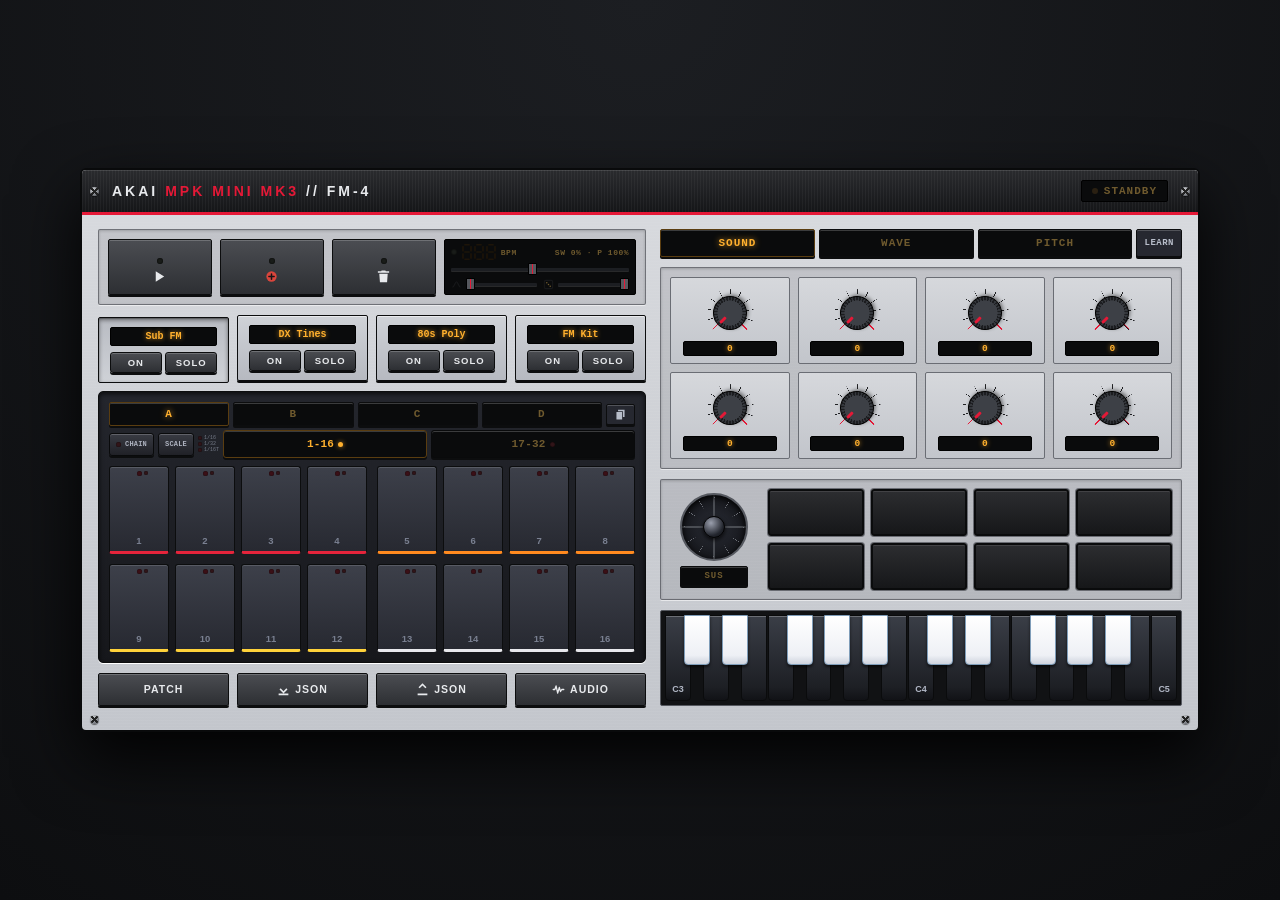
<file: index.html>
<!DOCTYPE html>
<html lang="it">
<head>
  <meta charset="UTF-8" />
  <meta name="viewport" content="width=device-width, initial-scale=1.0, maximum-scale=1.0, user-scalable=no" />
  <title>AKAI MPK Mini Mk3 - Visual FM Workstation</title>
   <link rel="icon" type="image/x-icon" href="./favicon.ico" sizes="any">
  <link rel="stylesheet" href="./css/style.css">
</head>
<body>

<div class="chassis">
  <header>
    <div class="brand">AKAI <span>MPK MINI MK3</span> // FM-4</div>
    <div id="midiStatus" class="midi-pill">STANDBY</div>
  </header>

  <div class="desk-col">
  <div class="transport">
    <button id="playBtn" aria-label="Play / Stop" title="Play / Stop"><i class="led"></i><svg class="ic ic-play" viewBox="0 0 16 16"><path d="M4 2.5v11l9-5.5z"/></svg><svg class="ic ic-stop" viewBox="0 0 16 16"><rect x="3.5" y="3.5" width="9" height="9"/></svg></button>
    <button id="recBtn" aria-label="Step Overdub" title="Step Overdub"><i class="led"></i><svg class="ic" viewBox="0 0 16 16"><circle cx="8" cy="8" r="5.5"/><path d="M8 5.2v5.6M5.2 8h5.6" stroke="#151618" stroke-width="1.6" stroke-linecap="round"/></svg></button>
    <button id="clearBtn" aria-label="Clear / Hold Erase" title="Tap: Clear Track · Hold in Play: Live Erase"><i class="led"></i><svg class="ic" viewBox="0 0 16 16"><path d="M6 1.5h4l.5 1H14V4H2V2.5h3.5z M3.5 5h9l-.7 9H4.2z"/></svg></button>
    <div class="bpm-wrap">
      <div class="bpm-top">
        <div class="bpm-grp">
          <i class="led led-beat" id="beatLed"></i>
          <div class="seg-display" id="bpmDisplay"></div>
          <span class="bpm-unit">BPM</span>
        </div>
        <span class="bpm-unit" id="grooveReadout">SW 0% · P 100%</span>
      </div>
      <input type="range" id="bpmSlider" min="60" max="180" value="115" aria-label="BPM" />
      <div class="groove-row">
        <div class="mini-ctl" title="Swing">
          <svg viewBox="0 0 16 16"><path d="M2 12c3 0 4-8 6-8s3 8 6 8" fill="none" stroke="currentColor" stroke-width="1.8"/></svg>
          <input type="range" id="swingSlider" min="0" max="75" value="0" aria-label="Swing" />
        </div>
        <div class="mini-ctl" title="Probability">
          <svg viewBox="0 0 16 16"><rect x="2" y="2" width="12" height="12" rx="2" fill="none" stroke="currentColor" stroke-width="1.6"/><circle cx="5.5" cy="5.5" r="1.1"/><circle cx="8" cy="8" r="1.1"/><circle cx="10.5" cy="10.5" r="1.1"/></svg>
          <input type="range" id="probSlider" min="10" max="100" value="100" aria-label="Probability" />
        </div>
      </div>
    </div>
  </div>

  <div class="tracks">
    <div class="trk active" data-i="0">
      <div class="trk-sub" id="pName0">Sub FM</div>
      <div class="trk-btns"><button class="mute-btn" data-m="0">ON</button><button class="solo-btn" data-s="0">SOLO</button></div>
    </div>
    <div class="trk" data-i="1">
      <div class="trk-sub" id="pName1">DX Tines</div>
      <div class="trk-btns"><button class="mute-btn" data-m="1">ON</button><button class="solo-btn" data-s="1">SOLO</button></div>
    </div>
    <div class="trk" data-i="2">
      <div class="trk-sub" id="pName2">80s Poly</div>
      <div class="trk-btns"><button class="mute-btn" data-m="2">ON</button><button class="solo-btn" data-s="2">SOLO</button></div>
    </div>
    <div class="trk" data-i="3">
      <div class="trk-sub" id="pName3">FM Kit</div>
      <div class="trk-btns"><button class="mute-btn" data-m="3">ON</button><button class="solo-btn" data-s="3">SOLO</button></div>
    </div>
  </div>

  <div class="seq-shell">
    <div class="pat-bar" id="patBar">
      <div class="pat-select">
        <button class="pat-btn on" data-pat="0">A</button>
        <button class="pat-btn" data-pat="1">B</button>
        <button class="pat-btn" data-pat="2">C</button>
        <button class="pat-btn" data-pat="3">D</button>
      </div>
      <button class="pat-copy" id="copyPatBtn" title="Clone Pattern" aria-label="Clone Pattern">
        <svg class="ic-sm" viewBox="0 0 16 16"><path d="M5 2h8v9h-2V4H5V2zm-2 3h7v9H3V5z"/></svg>
      </button>
      <div class="pat-hardware">
        <button class="pat-hw-btn" id="chainBtn" aria-pressed="false" title="Chain populated patterns">
          <i class="led"></i><span>CHAIN</span>
        </button>
        <div class="scale-control">
          <button class="pat-hw-btn" id="scaleBtn" title="Change sequencer scale">SCALE</button>
          <div class="scale-leds" aria-label="Scale">
            <span data-scale-led="1/16"><i></i><small>1/16</small></span>
            <span data-scale-led="1/32"><i></i><small>1/32</small></span>
            <span data-scale-led="1/16T"><i></i><small>1/16T</small></span>
          </div>
        </div>
        <button class="pat-hw-btn page-btn active" id="pageFirstBtn" aria-pressed="true" title="Steps 1-16">
          <span>1-16</span><i class="led"></i>
        </button>
        <button class="pat-hw-btn page-btn" id="pageSecondBtn" aria-pressed="false" title="Steps 17-32">
          <span>17-32</span><i class="led"></i>
        </button>
      </div>
    </div>
    <div class="steps" id="stepGrid"></div>
  </div>

  <div class="bottom-bar">
    <button id="presetBtn" title="Next Patch">PATCH</button>
    <button id="exportJsonBtn" title="Export Project JSON" aria-label="Export JSON">
      <svg class="ic-sm" viewBox="0 0 16 16"><path d="M8 1v9l3.5-3.5 1.4 1.4L8 12.8 3.1 7.9l1.4-1.4L8 10V1h0zM2 13h12v2H2v-2z"/></svg>
      <span>JSON</span>
    </button>
    <button id="importJsonBtn" title="Import Project JSON" aria-label="Import JSON">
      <svg class="ic-sm" viewBox="0 0 16 16"><path d="M8 12V3L4.5 6.5 3.1 5.1 8 .2l4.9 4.9-1.4 1.4L8 3v9H8zM2 13h12v2H2v-2z"/></svg>
      <span>JSON</span>
    </button>
    <button id="wavBtn" title="Capture Master Audio" aria-label="Capture Master Audio">
      <svg class="ic-sm" viewBox="0 0 16 16"><path d="M1.5 8h2l1.5-4.5 2 9 2-7 1.5 5 1.5-2.5h2.5" fill="none" stroke="currentColor" stroke-width="1.6" stroke-linecap="round" stroke-linejoin="round"/></svg>
      <span>AUDIO</span>
    </button>
    <input type="file" id="jsonFileInput" accept=".json,application/json" hidden />
  </div>
  </div>

  <div class="desk-col">
  <div class="pages" id="pageBar"></div>

  <div class="pitch-viz" id="pitchViz">
    <svg viewBox="0 0 220 32" preserveAspectRatio="none">
      <line x1="0" y1="29" x2="220" y2="29" stroke="#241c10" stroke-width="1" />
      <path id="pitchRefPath" fill="none" stroke="#2fc4f2" stroke-width="1.2" stroke-dasharray="3 2" opacity="0.85" />
      <path id="pitchStepPath" fill="rgba(255, 176, 46, 0.16)" stroke="#ffb02e" stroke-width="1.8" stroke-linejoin="round" />
      <line id="pitchCursor" x1="-10" y1="2" x2="-10" y2="30" stroke="#ffffff" stroke-width="1.5" opacity="0" />
    </svg>
    <div class="pitch-legend" id="pitchLegend">
      <span>1-NOTE</span>
      <span>MIN7 · 1-SHOT</span>
    </div>
  </div>

  <div class="knobs-grid" id="knobsGrid"></div>

  <div class="hw-top">
    <div class="joy-box">
      <div class="joy-ring">
        <div class="joy-stick" id="joyDot"></div>
      </div>
      <button class="sus-btn" id="susBtn" title="Sustain Hold (CC64)">SUS</button>
    </div>
    <div class="pads-grid" id="padsGrid"></div>
  </div>

  <div class="keys-wrap" id="keysWrap"></div>

  </div>
</div>

<script type="module" src="./js/main.js"></script>
</body>
</html>
</file>
<file: css/style.css>
/* ===== Tokens ===== */
:root {
  --font-ui: "Helvetica Neue", Helvetica, Arial, sans-serif;
  --font-mono: "Courier New", ui-monospace, monospace;
  --ink: #17181a;
  --text-light: #e8eaed;
  --edge: #0c0d0e;
  --panel-hi: #d9dbdf;
  --panel-lo: #c3c6cc;
  --module: rgba(50, 54, 62, 0.12);
  --rule: rgba(30, 33, 40, 0.5);
  --metal-hi: #4b4d52;
  --metal-lo: #2d2f33;
  --display: #0a0b0c;
  --amber: #ffb02e;
  --amber-dim: #6f5a2e;
  --amber-glow: rgba(255, 176, 46, 0.75);
  --accent: #e51937;
  --green: #4fe84a;
  --screw:
    linear-gradient(45deg, transparent 44%, #222 44% 56%, transparent 56%),
    linear-gradient(-45deg, transparent 44%, #222 44% 56%, transparent 56%),
    radial-gradient(circle at 35% 30%, #d0d2d6, #6d7076 75%);
}

/* ===== Base ===== */
* { box-sizing: border-box; user-select: none; -webkit-tap-highlight-color: transparent; }

body {
  display: flex; flex-direction: column; align-items: center; justify-content: flex-start;
  width: 100%; min-height: 100vh; min-height: 100dvh; margin: 0; padding: 0;
  background: radial-gradient(circle at 50% 0%, #1c1e22 0%, #0d0e10 100%);
  color: var(--ink); font-family: var(--font-ui);
}

button {
  display: inline-flex; align-items: center; justify-content: center; gap: 5px;
  padding: 7px 4px;
  border: 1px solid var(--edge); border-radius: 2px;
  background: linear-gradient(180deg, var(--metal-hi), var(--metal-lo));
  box-shadow: inset 0 1px 0 rgba(255, 255, 255, 0.2), 0 2px 0 var(--edge);
  color: var(--text-light); font: 700 10px var(--font-ui); letter-spacing: 1px; cursor: pointer;
}
button:hover { filter: brightness(1.07); }
button:active { transform: translateY(2px); box-shadow: inset 0 2px 3px #000; }

/* ===== Telaio, intestazione, viti ===== */
.chassis {
  position: relative; display: flex; flex-direction: column; gap: 7px; overflow: hidden;
  width: 100%; max-width: 580px; min-height: 100dvh;
  padding: 0 8px calc(20px + env(safe-area-inset-bottom));
  border: none; border-radius: 0;
  background:
    repeating-linear-gradient(0deg, rgba(255, 255, 255, 0.035) 0 1px, transparent 1px 3px),
    linear-gradient(180deg, var(--panel-hi), var(--panel-lo));
  box-shadow: 0 12px 30px rgba(0, 0, 0, 0.8);
}

.desk-col { display: flex; flex-direction: column; gap: 7px; min-width: 0; }

header {
  position: relative; display: flex; justify-content: space-between; align-items: center;
  margin: 0 -8px 1px; padding: 7px 26px;
  background:
    repeating-linear-gradient(90deg, rgba(255, 255, 255, 0.04) 0 1px, transparent 1px 3px),
    linear-gradient(180deg, #2a2b2e, #151618);
  border-bottom: 3px solid var(--accent);
  box-shadow: inset 0 1px 0 rgba(255, 255, 255, 0.12);
}
.brand { color: var(--text-light); font-size: 12px; font-weight: 800; letter-spacing: 2.5px; }
.brand span { color: var(--accent); }

header::before, header::after, .chassis::before, .chassis::after {
  content: ""; position: absolute; width: 9px; height: 9px; border-radius: 50%;
  background: var(--screw); box-shadow: 0 1px 1px rgba(0, 0, 0, 0.5);
}
header::before { left: 8px; top: 50%; margin-top: -4.5px; }
header::after { right: 8px; top: 50%; margin-top: -4.5px; }
.chassis::before { left: 8px; bottom: 6px; }
.chassis::after { right: 8px; bottom: 6px; }

.midi-pill {
  padding: 3px 8px; border: 1px solid #000; border-radius: 2px;
  background: var(--display); color: var(--amber-dim); font: 700 10px var(--font-mono); letter-spacing: 1px;
}
.midi-pill::before {
  content: ""; display: inline-block; width: 6px; height: 6px; margin-right: 6px;
  border-radius: 50%; background: #2a2012;
}
.midi-pill.online { color: var(--amber); text-shadow: 0 0 6px var(--amber-glow); }
.midi-pill.online::before { background: var(--amber); box-shadow: 0 0 6px var(--amber); }

/* ===== Moduli incassati ===== */
.transport, .hw-top, .knobs-grid {
  padding: 6px; border: 1px solid var(--rule); border-radius: 2px; background: var(--module);
  box-shadow: inset 0 1px 3px rgba(0, 0, 0, 0.2), 0 1px 0 rgba(255, 255, 255, 0.55);
}

/* ===== LED, icone, display ambra ===== */
.led { display: block; width: 6px; height: 6px; border-radius: 50%; background: #1a1d1a; box-shadow: inset 0 0 2px #000; }
.playing > .led { background: var(--green); box-shadow: 0 0 8px var(--green); }
.recording > .led { background: #ff3b30; box-shadow: 0 0 8px #ff3b30; }
.erasing { border-color: #b01212; color: #ff7a6a; box-shadow: inset 0 0 8px rgba(255, 60, 40, 0.55), 0 2px 0 var(--edge); }
.erasing > .led { background: #ff3b30; box-shadow: 0 0 8px #ff3b30; }
.led-beat.on { background: var(--amber); box-shadow: 0 0 8px var(--amber); }

.ic { display: block; width: 15px; height: 15px; fill: currentColor; flex-shrink: 0; }
.ic-sm { display: block; width: 13px; height: 13px; fill: currentColor; flex-shrink: 0; }
#playBtn .ic-stop, #playBtn.playing .ic-play { display: none; }
#playBtn.playing .ic-stop { display: block; }
#recBtn .ic { fill: #d9453c; }

.trk-sub, .knob-val {
  width: 92%; padding: 2px 4px; border: 1px solid #000; border-radius: 2px;
  background: var(--display); color: var(--amber); text-align: center;
  font: 700 9px var(--font-mono); text-shadow: 0 0 5px var(--amber-glow);
}
.knob-val { width: 86%; padding: 1px 0; }

/* ===== Transport, BPM & Groove ===== */
.transport { display: grid; grid-template-columns: 1fr 1fr 1fr 1.85fr; gap: 6px; }
.transport button { flex-direction: column; justify-content: flex-end; gap: 5px; }

.bpm-wrap {
  display: flex; flex-direction: column; justify-content: center; gap: 3px; padding: 4px 6px;
  border: 1px solid #000; border-radius: 2px; background: var(--display);
}
.bpm-top { display: flex; align-items: center; justify-content: space-between; gap: 4px; }
.bpm-grp { display: flex; align-items: center; gap: 5px; }
.bpm-unit { color: var(--amber-dim); font: 700 8px var(--font-mono); letter-spacing: 0.5px; }
.seg-display { display: flex; gap: 2px; }
.seg-display svg { width: 10px; height: 16px; }
.seg { fill: #1d1408; }
.seg.on { fill: var(--amber); filter: drop-shadow(0 0 2px var(--amber-glow)); }

.groove-row { display: grid; grid-template-columns: 1fr 1fr; gap: 6px; align-items: center; }
.mini-ctl { display: flex; align-items: center; gap: 4px; }
.mini-ctl svg { width: 11px; height: 11px; fill: var(--amber-dim); flex-shrink: 0; }

input[type="range"] { appearance: none; -webkit-appearance: none; width: 100%; height: 12px; margin: 0; background: transparent; }
input[type="range"]::-webkit-slider-runnable-track { height: 3px; border-radius: 1px; background: #1c1e22; box-shadow: 0 1px 0 rgba(255, 255, 255, 0.12); }
input[type="range"]::-moz-range-track { height: 3px; border-radius: 1px; background: #1c1e22; }
input[type="range"]::-webkit-slider-thumb {
  -webkit-appearance: none; width: 9px; height: 12px; margin-top: -4.5px;
  border: 1px solid #000; border-radius: 1px;
  background: linear-gradient(90deg, #55585e 0 45%, var(--accent) 45% 55%, #55585e 55%);
}
input[type="range"]::-moz-range-thumb {
  width: 7px; height: 12px; border: 1px solid #000; border-radius: 1px;
  background: linear-gradient(90deg, #55585e 0 45%, var(--accent) 45% 55%, #55585e 55%);
}

/* ===== Tracce ===== */
.tracks { display: grid; grid-template-columns: repeat(4, 1fr); gap: 5px; }
.trk {
  --tc: var(--accent);
  display: flex; flex-direction: column; align-items: center; gap: 4px; padding: 6px 4px;
  border: 1px solid var(--edge); border-radius: 2px;
  background: linear-gradient(180deg, #cfd2d7, #b6b9c0);
  box-shadow: inset 0 1px 0 rgba(255, 255, 255, 0.55), 0 2px 0 var(--edge);
  cursor: pointer;
}
.trk:nth-child(1) { --tc: #ff3b56; }
.trk:nth-child(2) { --tc: #ffa41f; }
.trk:nth-child(3) { --tc: #2fc4f2; }
.trk:nth-child(4) { --tc: #4fcf48; }
.trk.active {
  transform: translateY(2px);
  border-color: var(--edge);
  background: linear-gradient(180deg, #b8bbc2, #cfd2d7);
  box-shadow: inset 0 2px 4px rgba(0, 0, 0, 0.45), inset 0 1px 1px rgba(0, 0, 0, 0.25);
}
.trk-btns { display: flex; gap: 3px; width: 92%; }
.trk-btns button { flex: 1; padding: 3px; border-radius: 3px; font-size: 9px; }
.mute-btn.muted { border-color: #4a0606; background: linear-gradient(180deg, #ff6a5a, #b01212); }
.solo-btn.soloed { border-color: #1c5c18; background: linear-gradient(180deg, #5fd358, #2f9a2a); }

/* ===== Sequencer + Pattern Banks ===== */
.seq-shell {
  display: flex; flex-direction: column; gap: 5px; padding: 7px;
  border: 1px solid var(--edge); border-radius: 5px;
  background: linear-gradient(180deg, #24262d, #16171b);
  box-shadow: inset 0 2px 5px rgba(0, 0, 0, 0.7), 0 1px 0 #fff;
}
.pat-bar { display: grid; grid-template-columns: minmax(0, 1fr) auto; gap: 4px; align-items: center; }
.pat-select { display: grid; grid-template-columns: repeat(4, minmax(0, 1fr)); gap: 4px; }
.pat-btn {
  padding: 3px 0; border-radius: 2px;
  background: var(--display); color: var(--amber-dim); font: 700 10px var(--font-mono);
}
.pat-btn.on { border-color: #5a3d10; color: var(--amber); text-shadow: 0 0 6px var(--amber-glow); }
.pat-btn.queued { border-color: var(--accent); color: #fff; animation: blink 0.45s infinite alternate; }
@keyframes blink { from { opacity: 0.55; } to { opacity: 1; } }
.pat-copy { padding: 3px 7px; background: #262830; color: #b8beca; }
.pat-hardware { grid-column: 1 / -1; display: flex; align-items: center; justify-content: space-between; gap: 4px; }
.pat-hw-btn {
  display: inline-flex; min-height: 23px; align-items: center; justify-content: center; gap: 4px;
  padding: 3px 6px; border: 1px solid #090a0b; border-radius: 3px;
  background: linear-gradient(180deg, #393b43, #202127); color: #adb2bf;
  font: 700 7px var(--font-mono); letter-spacing: 0.2px; white-space: nowrap;
}
.pat-hw-btn .led, .page-btn .led {
  width: 5px; height: 5px; border-radius: 50%; background: #321519; box-shadow: inset 0 0 1px #000;
}
.pat-hw-btn.active, .pat-hw-btn.on { color: var(--amber); border-color: #5a3d10; }
.pat-hw-btn.active .led, .pat-hw-btn.on .led { background: var(--amber); box-shadow: 0 0 5px var(--amber-glow); }
.pat-hw-btn:disabled { opacity: 0.45; }
.scale-control { display: inline-flex; align-items: center; gap: 4px; }
.scale-leds { display: flex; flex-direction: column; justify-content: center; gap: 1px; }
.scale-leds [data-scale-led] { display: flex; align-items: center; gap: 2px; color: #777d8a; font: 6px var(--font-mono); line-height: 1; }
.scale-leds i { width: 4px; height: 4px; border-radius: 50%; background: #321519; box-shadow: inset 0 0 1px #000; }
.scale-leds [data-scale-led].on { color: var(--amber); }
.scale-leds [data-scale-led].on i { background: var(--amber); box-shadow: 0 0 4px var(--amber-glow); }

.steps {
  --c: #ff3b56; --c-hi: #ff9aab; --c-glow: rgba(255, 59, 86, 0.85); --c-soft: rgba(255, 59, 86, 0.5);
  display: grid; grid-template-columns: 1fr 1fr; gap: 8px;
}
.step-group { display: grid; grid-template-columns: repeat(4, 1fr); gap: 4px; }
.step-group:nth-child(1) { --g: #e5243b; }
.step-group:nth-child(2) { --g: #ff8a1f; }
.step-group:nth-child(3) { --g: #ffd23a; }
.step-group:nth-child(4) { --g: #e8e8ec; }

.step {
  position: relative; display: flex; align-items: flex-end; justify-content: center;
  aspect-ratio: 1.35 / 1; padding-bottom: 3px;
  border: 1px solid var(--edge); border-bottom: 3px solid var(--g, #666); border-radius: 3px;
  background: linear-gradient(180deg, #3d404a, #272931);
  box-shadow: inset 0 1px 0 rgba(255, 255, 255, 0.14);
  color: #7a8091; font-size: 8px; font-weight: 700; touch-action: manipulation;
}
.step::before {
  content: ""; position: absolute; top: 4px; left: 50%; width: 5px; height: 5px; margin-left: -2.5px;
  border-radius: 50%; background: #3b1017; box-shadow: inset 0 0 1px #000;
}
.step-sub-led {
  position: absolute; top: 4px; left: calc(50% + 5px); width: 4px; height: 4px;
  border-radius: 50%; background: #321519; box-shadow: inset 0 0 1px #000;
}
.step.sub-hit .step-sub-led { background: #fff; box-shadow: 0 0 5px 1px var(--c); }
.step.disabled { opacity: 0.3; filter: saturate(0.35); pointer-events: none; }
.step.filled {
  background: linear-gradient(180deg, var(--c-hi), var(--c)); color: rgba(0, 0, 0, 0.55);
  box-shadow: inset 0 1px 0 rgba(255, 255, 255, 0.5), 0 0 6px -1px var(--c-glow);
}
.step.gate-covered {
  background: linear-gradient(180deg, var(--c-soft), rgba(48, 50, 59, 0.72));
  box-shadow: inset 0 0 0 1px var(--c-soft), 0 0 4px -1px var(--c-soft);
  color: #c4c7cf;
}
.step.now {
  z-index: 1; background: linear-gradient(180deg, var(--c-soft), #30323b); color: #fff;
  box-shadow: 0 0 10px 2px var(--c-glow), inset 0 0 4px var(--c-soft);
}
.step.now::before { background: #fff; box-shadow: 0 0 6px 2px var(--c); }
.step.filled.now {
  background: linear-gradient(180deg, #fff, #fff 25%, var(--c-hi)); color: #5a0010;
  box-shadow: 0 0 14px 4px var(--c-glow), inset 0 0 6px #fff;
}

.steps.focus { outline: 1px solid var(--accent); outline-offset: 3px; border-radius: 3px; }
.step[data-r]::after { content: "\00d7" attr(data-r); position: absolute; top: 2px; right: 3px; font-size: 8px; font-weight: 800; color: inherit; }
/* ===== Parametri: manopole con scala graduata + PITCH visualizer ===== */
.pitch-viz {
  display: none; align-items: center; justify-content: space-between; gap: 8px;
  padding: 4px 8px; border: 1px solid #000; border-radius: 2px;
  background: var(--display); box-shadow: inset 0 1px 4px rgba(0, 0, 0, 0.8);
}
.pitch-viz.show { display: flex; }
.pitch-viz svg { flex: 1; height: 32px; overflow: visible; }
.pitch-legend { display: flex; flex-direction: column; gap: 2px; font: 700 8px var(--font-mono); letter-spacing: 0.5px; }
.pitch-legend span:first-child { color: var(--amber); text-shadow: 0 0 4px var(--amber-glow); }
.pitch-legend span:last-child { color: #2fc4f2; text-shadow: 0 0 4px rgba(47, 196, 242, 0.65); }

.pages { display: flex; gap: 4px; align-items: stretch; }
.page-btn { flex: 1; padding: 5px 4px; background: var(--display); color: var(--amber-dim); font-family: var(--font-mono); font-size: 10px; }
.page-btn.on { border-color: #5a3d10; color: var(--amber); text-shadow: 0 0 6px var(--amber-glow); }
.learn-target { outline: 2px solid var(--accent); outline-offset: -2px; animation: blink 0.45s infinite alternate; }
.learn-mode .pad, .learn-mode .knob-cell, .learn-mode .page-btn { cursor: crosshair; }
.cc-learn-btn[hidden] { display: none; }
.cc-learn-btn { padding: 5px 7px; background: #262830; color: #b8beca; font: 700 9px var(--font-mono); letter-spacing: 0.5px; }
.cc-learn-btn.on { border-color: var(--accent); color: #ff7a6a; box-shadow: inset 0 0 6px rgba(229, 25, 55, 0.5); }

.knobs-grid { display: grid; grid-template-columns: repeat(4, 1fr); gap: 5px; }
.knob-cell {
  display: flex; flex-direction: column; align-items: center; gap: 3px; padding: 4px 2px;
  border: 1px solid #6a6d74; border-radius: 2px; background: linear-gradient(180deg, #d6d8dc, #c2c5cb);
  touch-action: none;
}
.knob-name { color: #202124; font-size: 8.5px; font-weight: 700; letter-spacing: 0.4px; text-align: center; }

.knob-dial { position: relative; display: grid; place-items: center; width: 42px; height: 42px; }
.knob-dial::before {
  content: ""; position: absolute; inset: 0; border-radius: 50%;
  background:
    conic-gradient(from -135deg, var(--accent) 0 3deg, transparent 3deg 267deg, var(--accent) 267deg 270deg, transparent 270deg),
    repeating-conic-gradient(from -135deg, #202124 0 1.5deg, transparent 1.5deg 27deg);
  -webkit-mask: conic-gradient(from -135deg, #000 0 271deg, transparent 271deg);
  mask: conic-gradient(from -135deg, #000 0 271deg, transparent 271deg);
}
.knob-cap {
  position: relative; width: 30px; height: 30px; border: 1px solid #000; border-radius: 50%;
  background:
    radial-gradient(circle, #3d4046 0 55%, transparent 56%),
    repeating-conic-gradient(#1c1d20 0 6deg, #34373c 6deg 12deg);
  box-shadow: 0 2px 4px rgba(0, 0, 0, 0.45);
  transform: rotate(-135deg);
}
.knob-cap::after {
  content: ""; position: absolute; top: 2px; left: 50%; width: 3px; height: 8px;
  border-radius: 1px; background: var(--accent); transform: translateX(-50%);
}

/* ===== Controller: joystick, sustain e pad ===== */
.hw-top { display: grid; grid-template-columns: 74px 1fr; gap: 8px; align-items: center; }
.joy-box { display: flex; flex-direction: column; align-items: center; gap: 5px; }
.joy-ring {
  position: relative; display: flex; align-items: center; justify-content: center;
  width: 58px; height: 58px; border: 2px solid #565960; border-radius: 50%;
  background:
    linear-gradient(90deg, transparent 49%, #4a4d53 49% 51%, transparent 51%),
    linear-gradient(0deg, transparent 49%, #4a4d53 49% 51%, transparent 51%),
    radial-gradient(circle, #2a2d36, #121317 85%);
  box-shadow: inset 0 2px 6px #000;
}
.joy-ring::before {
  content: ""; position: absolute; inset: 2px; border-radius: 50%;
  background: repeating-conic-gradient(#6a6d74 0 1deg, transparent 1deg 30deg);
  -webkit-mask: radial-gradient(circle, transparent 0 21px, #000 22px);
  mask: radial-gradient(circle, transparent 0 21px, #000 22px);
}
.joy-ring { touch-action: none; cursor: grab; }
.joy-stick {
  position: absolute; width: 22px; height: 22px; border: 1px solid #000; border-radius: 50%;
  background: radial-gradient(circle at 35% 30%, #9a9fad, #23262e 65%, #0d0e12);
  box-shadow: 0 2px 4px rgba(0, 0, 0, 0.8); transition: transform 0.04s linear;
}
.sus-btn {
  width: 58px; padding: 3px 0; border-radius: 2px;
  background: var(--display); color: var(--amber-dim); font: 700 8px var(--font-mono);
}
.sus-btn.on { border-color: #5a3d10; color: var(--amber); text-shadow: 0 0 6px var(--amber-glow); }

.pads-grid { display: grid; grid-template-columns: repeat(4, 1fr); gap: 5px; }
.pad {
  position: relative; aspect-ratio: 1.85;
  border: 2px solid var(--display); border-radius: 3px;
  background: linear-gradient(180deg, #2c2d30, #161719);
  box-shadow: inset 0 1px 0 rgba(255, 255, 255, 0.1), 0 0 0 1px var(--rule);
}
.pad::after {
  content: ""; position: absolute; inset: 0; border-radius: inherit; opacity: 0;
  background: linear-gradient(180deg, #ff7a5c, #d9261a 55%, #9c1209);
  box-shadow: 0 0 12px rgba(255, 80, 50, 0.85);
  transition: opacity 0.35s ease-out;
}
.pad.lit::after { opacity: 1; transition: none; }

/* ===== Tastiera ===== */
.keys-wrap {
  display: flex; gap: 1px; height: 64px; padding: 3px;
  border: 1px solid #565960; border-radius: 2px; background: #111214;
}
.key {
  flex: 1; display: flex; align-items: flex-end; justify-content: center; padding-bottom: 4px;
  border: 1px solid #0a0b0c; border-radius: 0 0 4px 4px;
  background: linear-gradient(180deg, #3a3e47, #1d1f24 85%, #111216);
  box-shadow: inset 0 1px 0 rgba(255, 255, 255, 0.25);
  color: #b0b6c4; font-size: 8px; font-weight: 700; touch-action: none;
}
.key.black {
  z-index: 2; height: 58%; margin: 0 -6px; border: 1px solid #7f9db9;
  background: linear-gradient(180deg, #fff, #eef0f5 82%, #cfd4de);
  box-shadow: 0 2px 3px rgba(0, 0, 0, 0.6); color: #111;
}
.key.pressed { border-color: #6b0513; background: linear-gradient(180deg, #ff6b81, #e51937); color: #fff; }

/* ===== Barra inferiore: utility + project I/O ===== */
.bottom-bar { display: grid; grid-template-columns: repeat(4, 1fr); gap: 5px; }
.bottom-bar button.recording { border-color: #b01212; color: #ff7a6a; box-shadow: inset 0 0 8px rgba(255, 60, 40, 0.5), 0 2px 0 var(--edge); }

/* ===== Responsive: Smartphone compatti (< 375px) ===== */
@media (max-width: 374px) {
  .chassis { padding: 0 5px calc(16px + env(safe-area-inset-bottom)); gap: 5px; }
  header { margin: 0 -5px 0; padding: 6px 20px; }
  .brand { font-size: 10.5px; letter-spacing: 1.6px; }
  .midi-pill { font-size: 9px; padding: 2px 6px; }
  .transport { grid-template-columns: 0.9fr 0.9fr 0.9fr 2fr; gap: 4px; }
  .knob-dial { width: 36px; height: 36px; }
  .knob-cap { width: 26px; height: 26px; }
  .knob-name { font-size: 7.5px; }
  .keys-wrap { height: 56px; }
}

/* ===== Responsive: Tablet Portrait / Finestre medie (581px - 859px) ===== */
@media (min-width: 581px) and (max-width: 859px) {
  body { padding: 14px; justify-content: center; }
  .chassis {
    min-height: auto; border: 2px solid #090a0b; border-radius: 6px;
    padding: 0 12px 22px; gap: 9px;
    box-shadow: 0 20px 50px rgba(0, 0, 0, 0.85), inset 0 1px 0 rgba(255, 255, 255, 0.6);
  }
  header { margin: 0 -12px 2px; padding: 9px 28px; }
  .knob-dial { width: 48px; height: 48px; }
  .knob-cap { width: 34px; height: 34px; }
  .keys-wrap { height: 82px; }
}

/* ===== Responsive: Tablet Landscape & Desktop Studio Console (>= 860px) ===== */
@media (min-width: 860px) {
  body { padding: 20px 24px; justify-content: center; }
  .chassis {
    display: grid;
    grid-template-columns: 1.05fr 1fr;
    gap: 12px 14px;
    max-width: 1120px;
    min-height: auto;
    padding: 0 16px 24px;
    border: 2px solid #090a0b;
    border-radius: 6px;
    box-shadow:
      0 26px 65px rgba(0, 0, 0, 0.9),
      inset 0 1px 0 rgba(255, 255, 255, 0.65);
  }
  header {
    grid-column: 1 / -1;
    margin: 0 -16px 2px;
    padding: 10px 30px;
  }
  .brand { font-size: 14px; letter-spacing: 3px; }
  .midi-pill { font-size: 11px; padding: 4px 10px; }

  .desk-col { gap: 10px; justify-content: space-between; }

  /* Colonna sinistra: Transport, Tracce, Sequencer espanso, Utility */
  .transport { padding: 9px; gap: 8px; }
  .transport button { padding: 10px 6px; }
  .tracks { gap: 8px; }
  .trk { padding: 9px 6px; gap: 6px; }
  .trk-sub { font-size: 10px; padding: 3px 4px; }
  .trk-btns button { padding: 4px; font-size: 9.5px; }

  .seq-shell { flex: 1; justify-content: space-between; padding: 10px; gap: 8px; }
  .pat-btn { padding: 5px 0; font-size: 11px; }
  .steps { gap: 10px; flex: 1; align-content: stretch; }
  .step-group { gap: 6px; }
  .step { aspect-ratio: auto; min-height: 44px; font-size: 9.5px; padding-bottom: 5px; }
  .bottom-bar { gap: 8px; }
  .bottom-bar button { padding: 9px 6px; font-size: 10.5px; }

  /* Colonna destra: Pagine, Manopole, Pad/Joystick, Tastiera 2 ottave */
  .page-btn { padding: 7px 6px; font-size: 11px; }
  .pitch-viz { padding: 6px 10px; }
  .pitch-viz svg { height: 38px; }
  .knobs-grid { padding: 9px; gap: 8px; }
  .knob-cell { padding: 7px 4px; gap: 4px; cursor: ns-resize; }
  .knob-name { font-size: 9px; }
  .knob-dial { width: 48px; height: 48px; }
  .knob-cap { width: 34px; height: 34px; }
  .knob-val { font-size: 9.5px; }

  .hw-top { grid-template-columns: 88px 1fr; padding: 9px; gap: 10px; }
  .joy-ring { width: 68px; height: 68px; cursor: grab; }
  .sus-btn { width: 68px; padding: 4px 0; font-size: 9px; }
  .pads-grid { gap: 7px; }
  .pad { aspect-ratio: 2.05; cursor: pointer; }

  .keys-wrap { height: 96px; padding: 4px; }
  .key { font-size: 9px; padding-bottom: 6px; cursor: pointer; }
  .key.black { margin: 0 -8px; }
}

/* ===== Modalita' tastiera del computer ===== */
.kb-mode .key { position: relative; }
.kb-mode .key[data-kb]::after {
  content: attr(data-kb); position: absolute; top: 3px; left: 0; right: 0;
  text-align: center; font-size: 8px; font-weight: 800; color: var(--amber, #ffb02e); opacity: 0.85;
}
.kb-mode .key.black[data-kb]::after { color: #8a5a00; }
.kb-mode .pad[data-kb]::before {
  content: attr(data-kb); position: absolute; top: 3px; left: 5px; z-index: 1;
  font: 700 8px var(--font-mono, monospace); color: var(--amber-dim, #6f5a2e);
}
.kb-mode .knob-cell.kb-sel { outline: 1px solid var(--accent, #e51937); outline-offset: -2px; }
</file>
